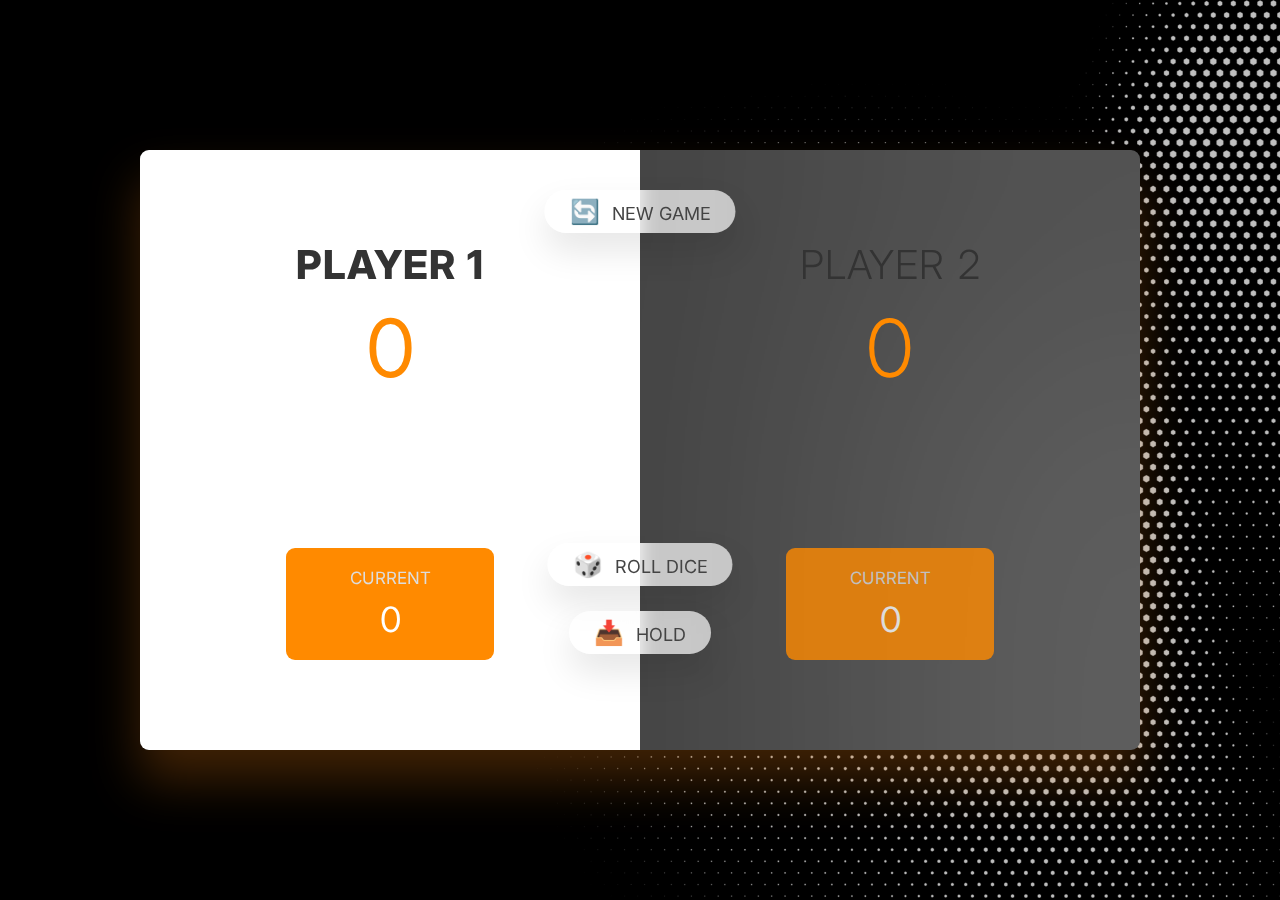
<file: index.html>
<!DOCTYPE html>
<html lang="en">
  <head>
    <meta charset="UTF-8" />
    <meta name="viewport" content="width=device-width, initial-scale=1.0" />
    <meta http-equiv="X-UA-Compatible" content="ie=edge" />
    <link rel="stylesheet" href="./assets/style.css" />
    <link
      rel="icon"
      type="image/x-icon"
      href="./assets/source/favicon-32x32.png"
    />
    <title>Dice</title>
  </head>
  <body>
    <main>
      <section class="player player--0 player--active">
        <h2 class="name" id="name--0">Player 1</h2>
        <p class="score" id="score--0">43</p>
        <div class="current">
          <p class="current-label">Current</p>
          <p class="current-score" id="current--0">0</p>
        </div>
      </section>
      <section class="player player--1">
        <h2 class="name" id="name--1">Player 2</h2>
        <p class="score" id="score--1">24</p>
        <div class="current">
          <p class="current-label">Current</p>
          <p class="current-score" id="current--1">0</p>
        </div>
      </section>

      <img
        src="./assets/source/dice/dice-5.png"
        alt="Playing dice"
        class="dice"
      />
      <button class="btn btn--new">🔄 New game</button>
      <button class="btn btn--roll">🎲 Roll dice</button>
      <button class="btn btn--hold">📥 Hold</button>
    </main>
    <script src="./assets/script.js"></script>
  </body>
</html>
</file>
<file: assets/style.css>
@import url("https://fonts.googleapis.com/css2?family=Inter:wght@600&display=swap");

* {
  margin: 0;
  padding: 0;
  box-sizing: inherit;
}

html {
  font-size: 62.5%;
  box-sizing: border-box;
}

body {
  font-family: "Inter", sans-serif;
  font-weight: 400;
  height: 100vh;
  color: #333;
  background-image: url(./source/bckgrnd.png);
  background-size: cover;
  /*background-image: linear-gradient(to top left, #753682 0%, #bf2e34 100%);*/
  display: flex;
  align-items: center;
  justify-content: center;
}

/* LAYOUT */
main {
  position: relative;
  width: 100rem;
  height: 60rem;
  background-color: rgba(255, 255, 255, 0.25);

  backdrop-filter: blur(200px);
  filter: blur();
  box-shadow: 0 3rem 5rem rgba(255, 137, 18, 0.25);
  border-radius: 9px;
  overflow: hidden;
  display: flex;
}

.player {
  flex: 50%;
  padding: 9rem;
  display: flex;
  flex-direction: column;
  align-items: center;
  transition: all 0.75s;
}

/* ELEMENTS */
.name {
  position: relative;
  font-size: 4rem;
  text-transform: uppercase;
  letter-spacing: 1px;
  word-spacing: 2px;
  font-weight: 300;
  margin-bottom: 1rem;
}

.score {
  font-size: 8rem;
  font-weight: 300;
  color: rgba(255, 138, 0);
  margin-bottom: auto;
}

.player--active {
  background-color: rgba(255, 255, 255, 1);
}
.player--active .name {
  font-weight: 800;
}
.player--active .score {
  font-weight: 400;
}

.player--active .current {
  opacity: 1;
}

.current {
  background-color: rgb(255, 138, 0);
  opacity: 0.8;
  border-radius: 9px;
  color: #fff;
  width: 65%;
  padding: 2rem;
  text-align: center;
  transition: all 0.75s;
}

.current-label {
  text-transform: uppercase;
  margin-bottom: 1rem;
  font-size: 1.7rem;
  color: #ddd;
}

.current-score {
  font-size: 3.5rem;
}

/* ABSOLUTE POSITIONED ELEMENTS */
.btn {
  position: absolute;
  left: 50%;
  transform: translateX(-50%);
  color: #444;
  background: none;
  border: none;
  font-family: inherit;
  font-size: 1.8rem;
  text-transform: uppercase;
  cursor: pointer;
  font-weight: 400;
  transition: all 0.2s;

  background-color: white;
  background-color: rgba(255, 255, 255, 0.6);
  backdrop-filter: blur(10px);

  padding: 0.7rem 2.5rem;
  border-radius: 50rem;
  box-shadow: 0 1.75rem 3.5rem rgba(0, 0, 0, 0.1);
}

.btn::first-letter {
  font-size: 2.4rem;
  display: inline-block;
  margin-right: 0.7rem;
}

.btn--new {
  top: 4rem;
}
.btn--roll {
  top: 39.3rem;
}
.btn--hold {
  top: 46.1rem;
}

.btn:active {
  transform: translate(-50%, 3px);
  box-shadow: 0 1rem 2rem rgba(0, 0, 0, 0.15);
}

.btn:focus {
  outline: none;
}

.dice {
  position: absolute;
  left: 50%;
  top: 16.5rem;
  transform: translateX(-50%);
  height: 10rem;
  box-shadow: 0 2rem 5rem rgba(0, 0, 0, 0.2);
}

.player--winner {
  background-color: #2f2f2f;
}

.player--winner .name {
  font-weight: 700;
  color: #c7365f;
}

.hidden {
  display: none;
}
</file>
